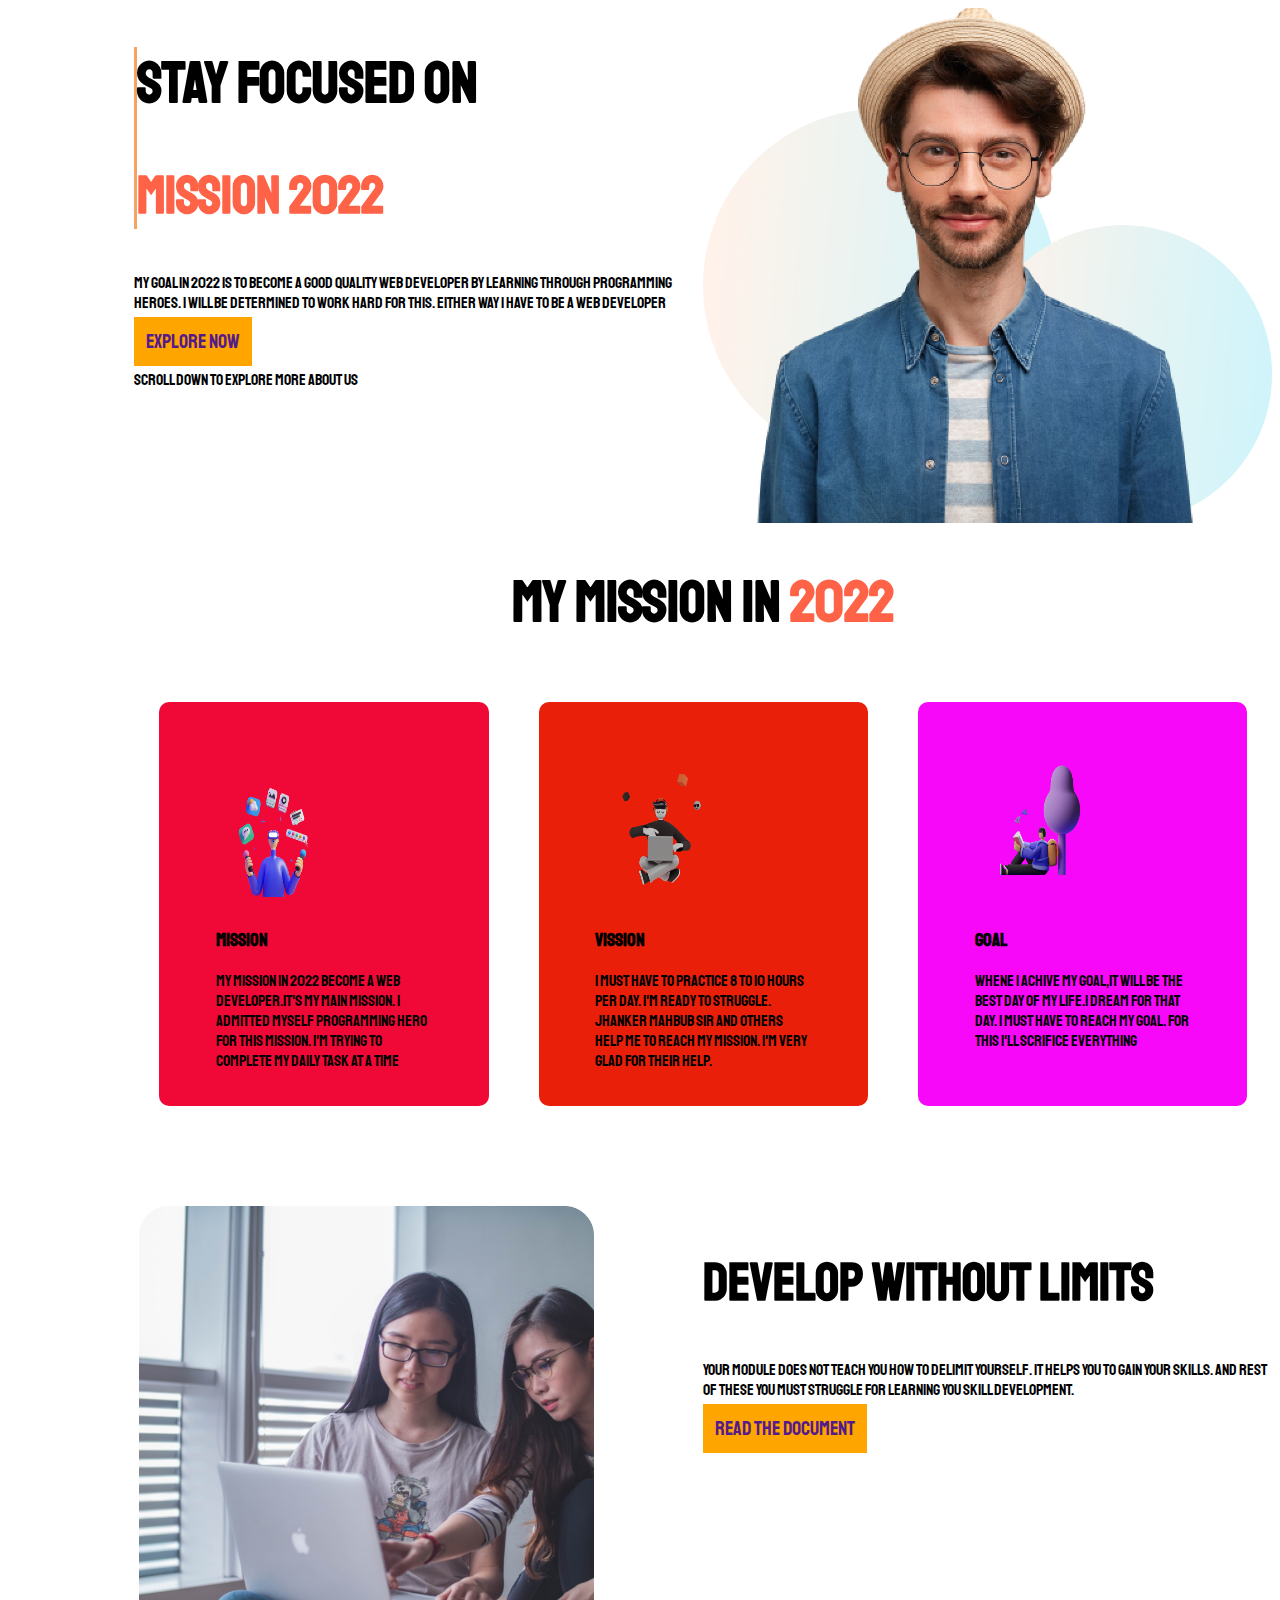
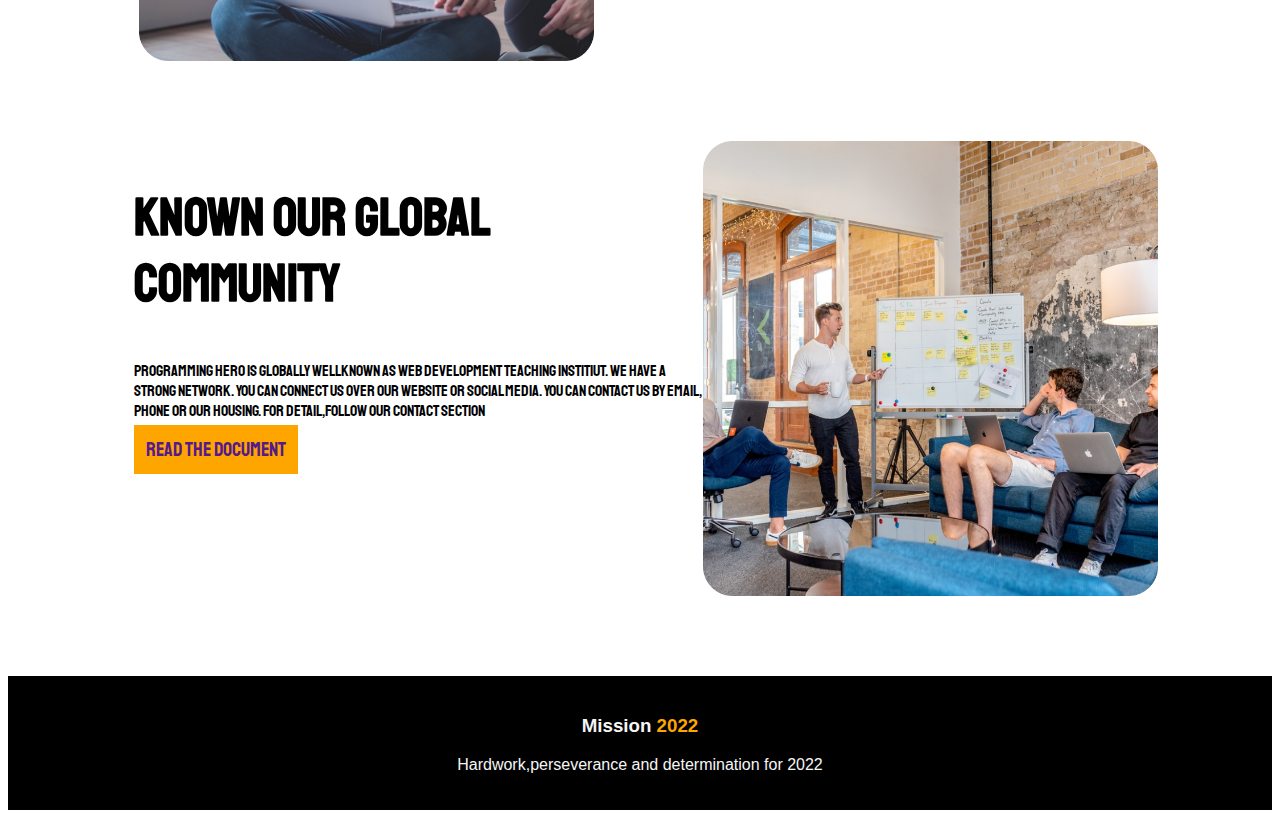
<file: index.html>
<!DOCTYPE html>
<html lang="en">

<head>
    <meta charset="UTF-8">
    <meta http-equiv="X-UA-Compatible" content="IE=edge">
    <meta name="viewport" content="width=device-width, initial-scale=1.0">
    <title>Document</title>
    <link rel="stylesheet" href="style.css">
    <link rel="preconnect" href="https://fonts.googleapis.com">
    <link rel="preconnect" href="https://fonts.gstatic.com" crossorigin>
    <link
        href="https://fonts.googleapis.com/css2?family=Anton&family=Bebas+Neue&family=Fjalla+One&family=Poppins:wght@500&family=Staatliches&display=swap"
        rel="stylesheet">

</head>

<body>
    <section class="stay-flex">
        <div class="half-width">
            <div class="stay-focused">
                <h1>Stay Focused on</h1>
                <h2 class="mission-style">Mission 2022</h2>
            </div>
            <p>My goal in 2022 is to become a good quality web developer by learning through programming heroes. I will
                be
                determined to work hard for this. Either way I have to be a web developer</p>
            <a class="explore" href="">EXPLORE NOW</a>
            <P>Scroll down to explore more about us</P>
        </div>
        <div class="half-width">
            <img src="images/person/person-4.png">
        </div>
    </section>
    <section class="mission2022-sec">
        <h1 id="my-mission">My Mission In <span class="mission-style">2022</span></h1>
        <div class="illustrators-flex">
            <div id="illus-one" class="illus-img">
                <img src="images/illustrators/illustrator-1.png">
                <h3> Mission</h3>
                <p>My mission in 2022 become a web developer.It's my main mission. I admitted myself Programming Hero
                    for
                    this mission. I'm trying to complete my daily task at a time</p>
            </div>
            <div id="illus-two" class="illus-img">
                <img src="images/illustrators/illustrator-2.png">
                <h3>Vission</h3>
                <p>
                    I must have to practice 8 to 10 hours per Day. I'm ready to struggle. Jhanker Mahbub sir and others
                    help
                    me to reach my mission. I'm very glad for their help.</p>
            </div>
            <div id="illus-three" class="illus-img">
                <img src="images/illustrators/illustrator-3.png">
                <h3>Goal</h3>
                <p>Whene I achive my goal,it will be the best day of my life.I dream for that day. I must have to reach
                    my
                    goal. For this I'll scrifice everything</p>
            </div>
        </div>

    </section>
    <section>
        <div class="coding-flex">
            <div class="coding-left half-width">
                <img src="images/pictures/coding.png">
            </div>
            <div class="develop-right half-width">
                <h2>Develop

                    Without Limits</h2>
                <p> Your module does not teach you how to delimit yourself. It helps you to gain your skills. And rest
                    of
                    these you must struggle for learning you skill development.</p>
                <a class="explore" href="">Read The Document </a>
            </div>
        </div>
    </section>
    <section>
        <div class="global-community-flex">
            <div class="half-width">
                <h2> Known Our
                    Global Community</h2>
                <p>Programming Hero is globally wellknown as Web Development teaching Institiut. We have a strong
                    network. You
                    can connect us over our website or social media. You can contact us by email, phone or our housing.
                    For
                    detail,follow our contact section</p>
                <a class="explore" href="">Read The Document </a>
            </div>
            <div class="project half-width">
                <img src="images/pictures/project.png">
            </div>
        </div>
    </section>
    <footer>
        <h3> Mission <span class="futani">2022</span></h3>
        <p> Hardwork,perseverance and determination for 2022</p>
    </footer>


</body>

</html>
</file>
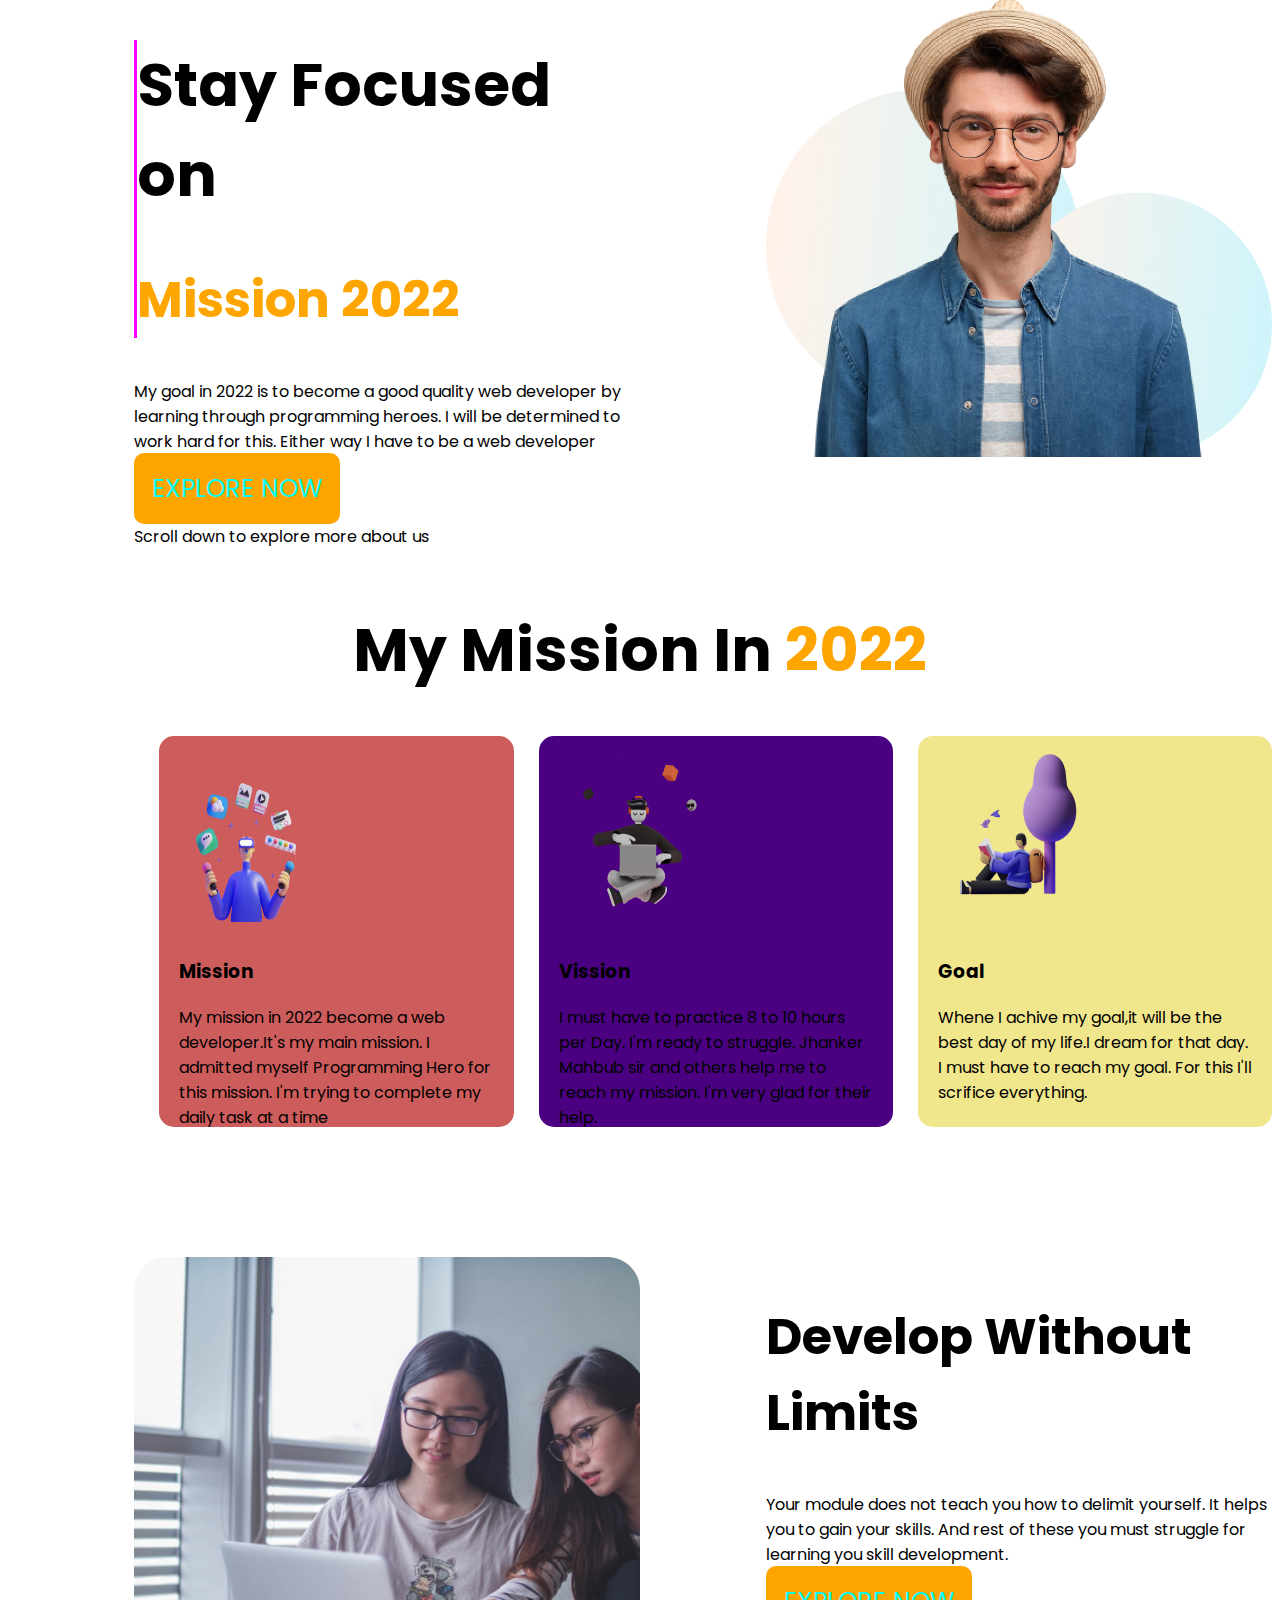
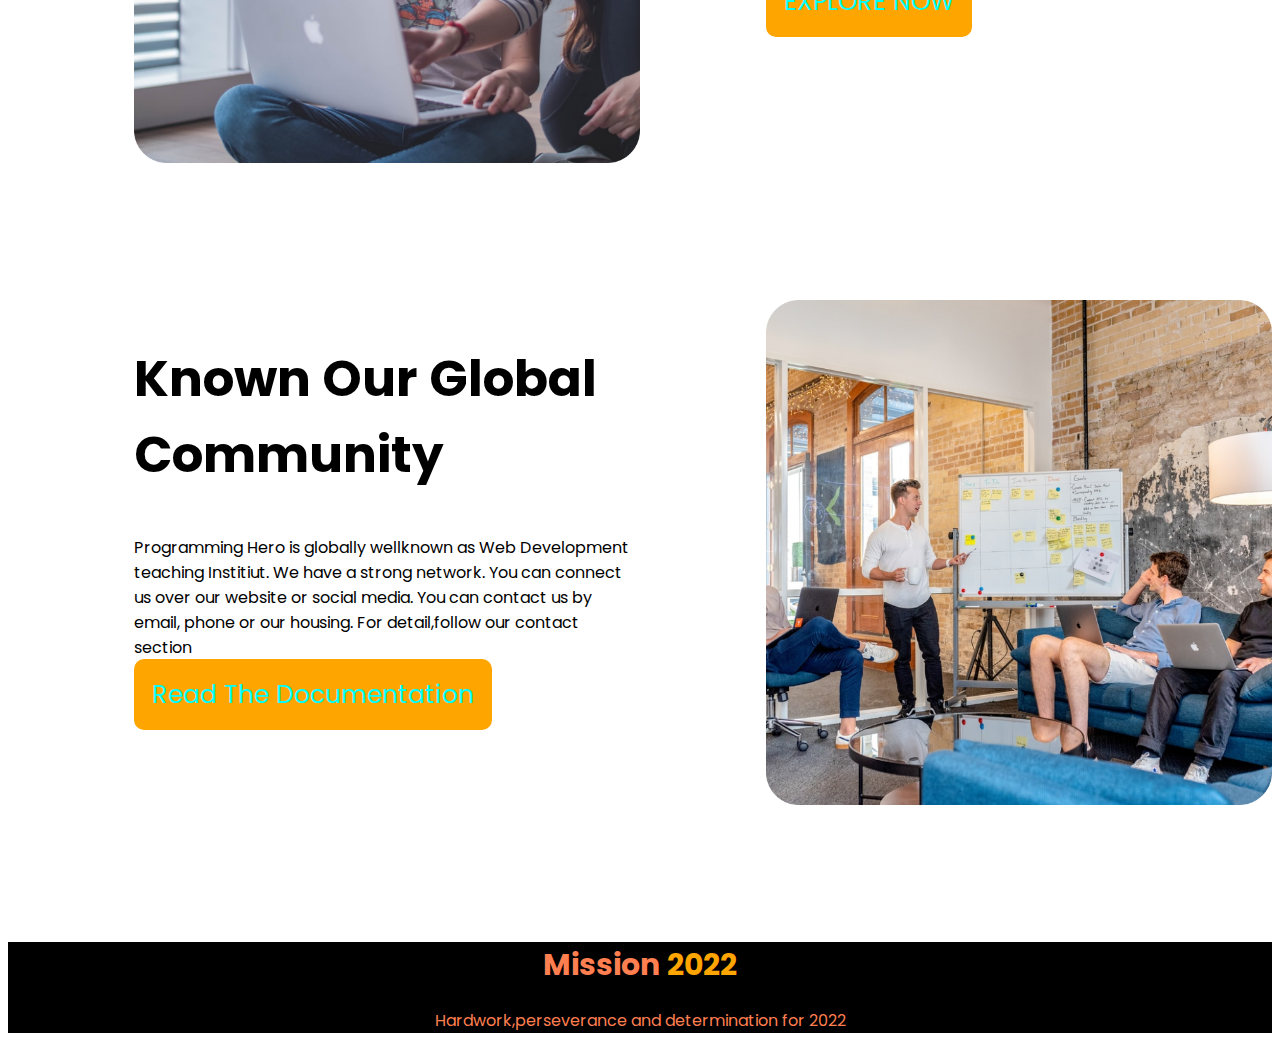
<file: images/start.html>
<!DOCTYPE html>
<html lang="en">

<head>
    <meta charset="UTF-8">
    <meta http-equiv="X-UA-Compatible" content="IE=edge">
    <meta name="viewport" content="width=device-width, initial-scale=1.0">
    <title>mission-2022-main-copy</title>
    <link rel="stylesheet" href="start.css">
    <link rel="preconnect" href="https://fonts.googleapis.com">
    <link rel="preconnect" href="https://fonts.gstatic.com" crossorigin>
    <link
        href="https://fonts.googleapis.com/css2?family=Anton&family=Bebas+Neue&family=Fjalla+One&family=Poppins:wght@500&display=swap"
        rel="stylesheet">
</head>

<body>
    <section class="stay-flex">
        <div class="half-width">
            <div class="stay-focused">
                <h1> Stay Focused on</h1>
                <h2 class="Stay-font">Mission 2022</h2>
            </div>

            <p>My goal in 2022 is to become a good quality web developer by learning through programming heroes. I will
                be determined to work hard for this. Either way I have to be a web developer</p>
            <a class="EXPLORE" href=""> EXPLORE NOW</a>
            <P> Scroll down to explore more about us</P>
        </div>
        <div class="half-width">
            <img src="person/person-4.png">
        </div>
    </section>
    <section class="mission-section">
        <h1> My Mission In <span class="Stay-font"> 2022</span></h1>
        <div class="mission">
            <div id="item1" class="total-width">
                <img src="illustrators/illustrator-1.png">
                <h3>Mission</h3>
                <p>My mission in 2022 become a web developer.It's my main mission. I admitted myself Programming Hero
                    for
                    this mission. I'm trying to complete my daily task at a time</p>
            </div>
            <div id="item2" class="total-width">
                <img src="illustrators/illustrator-2.png">
                <h3>Vission</h3>
                <p>I must have to practice 8 to 10 hours per Day. I'm ready to struggle. Jhanker Mahbub sir and others
                    help
                    me to reach my mission. I'm very glad for their help.</p>

            </div>
            <div id="item3" class="total-width">
                <img src="illustrators/illustrator-3.png">
                <h3>Goal</h3>
                <p>Whene I achive my goal,it will be the best day of my life.I dream for that day. I must have to reach
                    my
                    goal. For this I'll scrifice everything.</p>
            </div>
        </div>

    </section>
    <section class="develop-flex">
        <div class="half-width">
            <img src="pictures/coding.png">
        </div>
        <div class="half-width">
            <h2>Develop
                Without Limits</h2>
            <p>
                Your module does not teach you how to delimit yourself. It helps you to gain your skills. And rest of
                these you must struggle for learning you skill development.
            </p>
            <a class="EXPLORE" href=""> EXPLORE NOW</a>
        </div>
    </section>
    <section class="global-flex">
        <div class="global-comunity half-width">
            <h2>Known Our
                Global Community</h2>
            <p> Programming Hero is globally wellknown as Web Development teaching Institiut. We have a strong network.
                You can connect us over our website or social media. You can contact us by email, phone or our housing.
                For detail,follow our contact section</p>
            <a class="EXPLORE" href="">Read The Documentation</a>
        </div>
        <div class="project half-width">
            <img src="pictures/project.png">
        </div>

    </section>
    <footer>
        <div class="footer-sec">
            <h1>Mission <span class="Stay-font">2022</span></h1>
            <p> Hardwork,perseverance and determination for 2022 </p>
        </div>

    </footer>
</body>

</html>
</file>
<file: style.css>
body{
    font-family: 'Anton', sans-serif;
    font-family: 'Bebas Neue', cursive;
    font-family: 'Fjalla One', sans-serif;
    font-family: 'Poppins', sans-serif;
    font-family: 'Staatliches', cursive;
   
}
h1{
    font-size: 58px;
}
h2{
    font-size: 53px;
}
.explore{
    text-decoration: none;
    background-color: #ffA500;
    padding:12px;
    font-size:20px;

}
.stay-focused{
     border-left:3px solid sandybrown;
     border-image-slice: 1;
}
.stay-flex{
    display:flex;
    margin-left: 10%;
}
.half-width{
    width: 50%;
}
.half-width img{
    width: 100%;
    
}
.mission2022-sec{
    margin-left: 10%;
}
.mission-style{
    color:tomato;
}
#my-mission{
    text-align: center;
}
.illustrators-flex{
    display:flex;
}
.illustrators-flex img{
    margin-left: 5%;
    width: 100%;
}
.illus-img img{
    height: 50%;
    width: 50%;
}
.illustrators-flex .illus-img{

    width: 50%;
    margin: 25px;
}
#illus-one{
    background-color: rgb(240, 8, 54);
    padding: 5%;
    border-radius:10px
}
#illus-two{
    background-color: rgb(233, 31, 9);
    padding: 5%;
    border-radius:10px;
}
#illus-three{
    background-color: rgb(248, 8, 248);
    padding: 5%;
    border-radius:10px;
}
.coding-flex{
    display: flex;
    margin-top: 75px;
    margin-left: 10%;
}
.coding-left img{
    width: 80%;
    padding-left: 5px;
}
.develop-right{
    
}
.global-community-flex{
    display:flex;
    margin-top: 75px;
    margin-left: 10%;
}
.project img{
    width: 80%;
}
footer{
    margin-top:75px;
    background-color: black;
    text-align:center;
    color:whitesmoke;
    padding:20px 0;
}
footer p{
    font-family: -apple-system, BlinkMacSystemFont, 'Segoe UI', Roboto, Oxygen, Ubuntu, Cantarell, 'Open Sans', 'Helvetica Neue', sans-serif;
}
footer h3{
    font-family:'Gill Sans', 'Gill Sans MT', Calibri, 'Trebuchet MS', sans-serif;
}
.futani{
    color: #ffA500;
}
</file>
<file: images/start.css>
body{
    font-family: 'Anton', sans-serif;
    font-family: 'Bebas Neue', cursive;
    font-family: 'Fjalla One', sans-serif;
    font-family: 'Poppins', sans-serif;
    margin-top:0;
}
.Stay-font{
    color:#ffA500;
}
h1{
    font-size: 60px;
}
h2{
    font-size: 50px;
}
.EXPLORE{
    text-decoration:none;
    background-color: #ffA500;
    padding:18px;
    border-radius: 10px;
    font-size:25px;
    color:aqua;
}
.stay-focused{
    border-left: 3px solid fuchsia;
    border-image-slice:1;
}
.stay-flex{
    display: flex;
}
.half-width{
    width: 50%;
    margin-left: 10%;
}
.half-width img{
    width: 100%;
    margin-right: 10%;
}
.mission-section h1{
    text-align: center;
}
.mission{
    display:flex;
    margin-left: 10%;
}
.mission img{
    width: 100%;
    margin-right: 10%;
    height: 50%;
    width: 50%;
}
.total-width{
    width: 33%;
    margin-left: 25px;
}
#item1{
    background-color: indianred;
    padding:10px 20px;
    border-radius: 15px;

}  
#item2{
    background-color: indigo;
    padding: 10px 20px;
    border-radius: 15px;
} 
#item3{
    background-color: khaki;
    padding: 10px 20px;
    border-radius: 15px;
}
.develop-flex{
    display: flex;
    margin-top: 130px;
}
.project img{
    width: 100%;
}
.global-flex{
    display: flex;
    margin-top: 130px;
}
.footer-sec{
    text-align: center;
}
.footer-sec h1{
    font-size: 30px;
    color:coral;
}
.footer-sec p{
    color:coral;
}
footer{
    background-color: black;
    margin-top: 130px;
}
</file>
